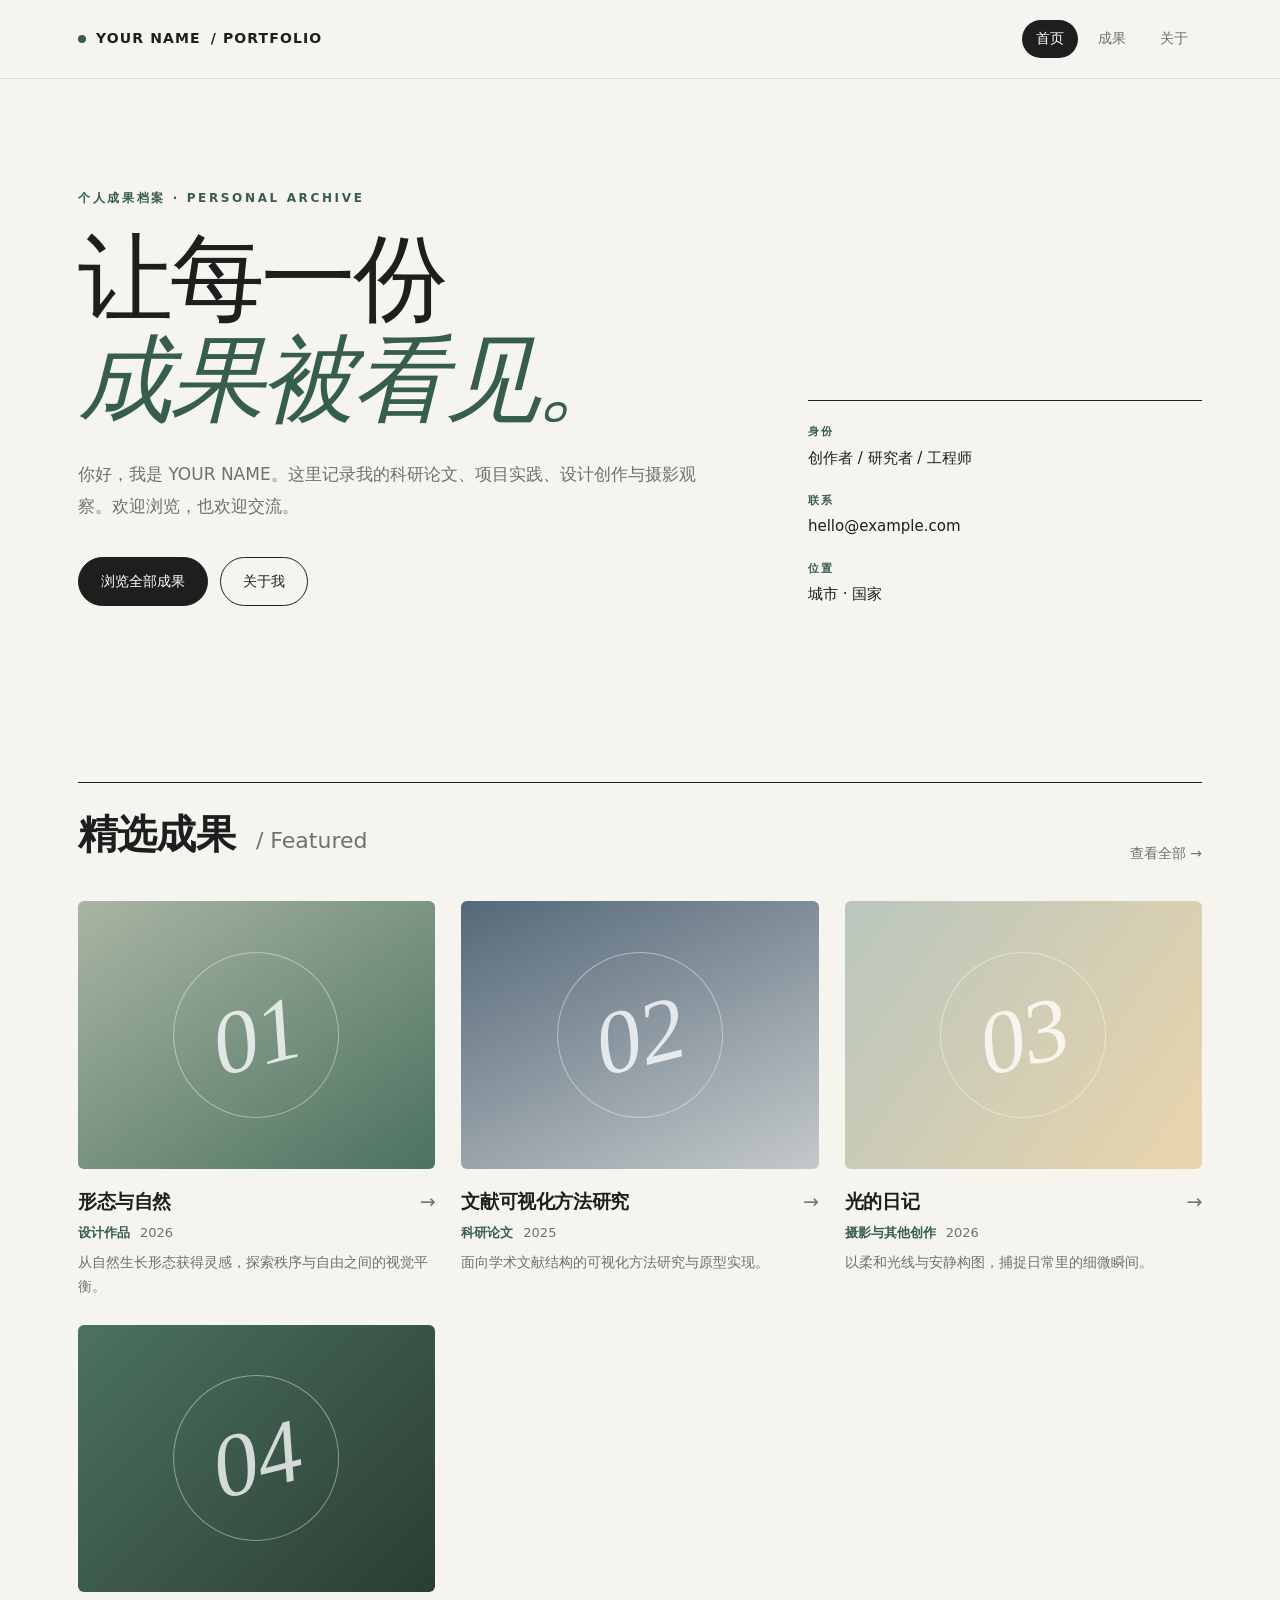
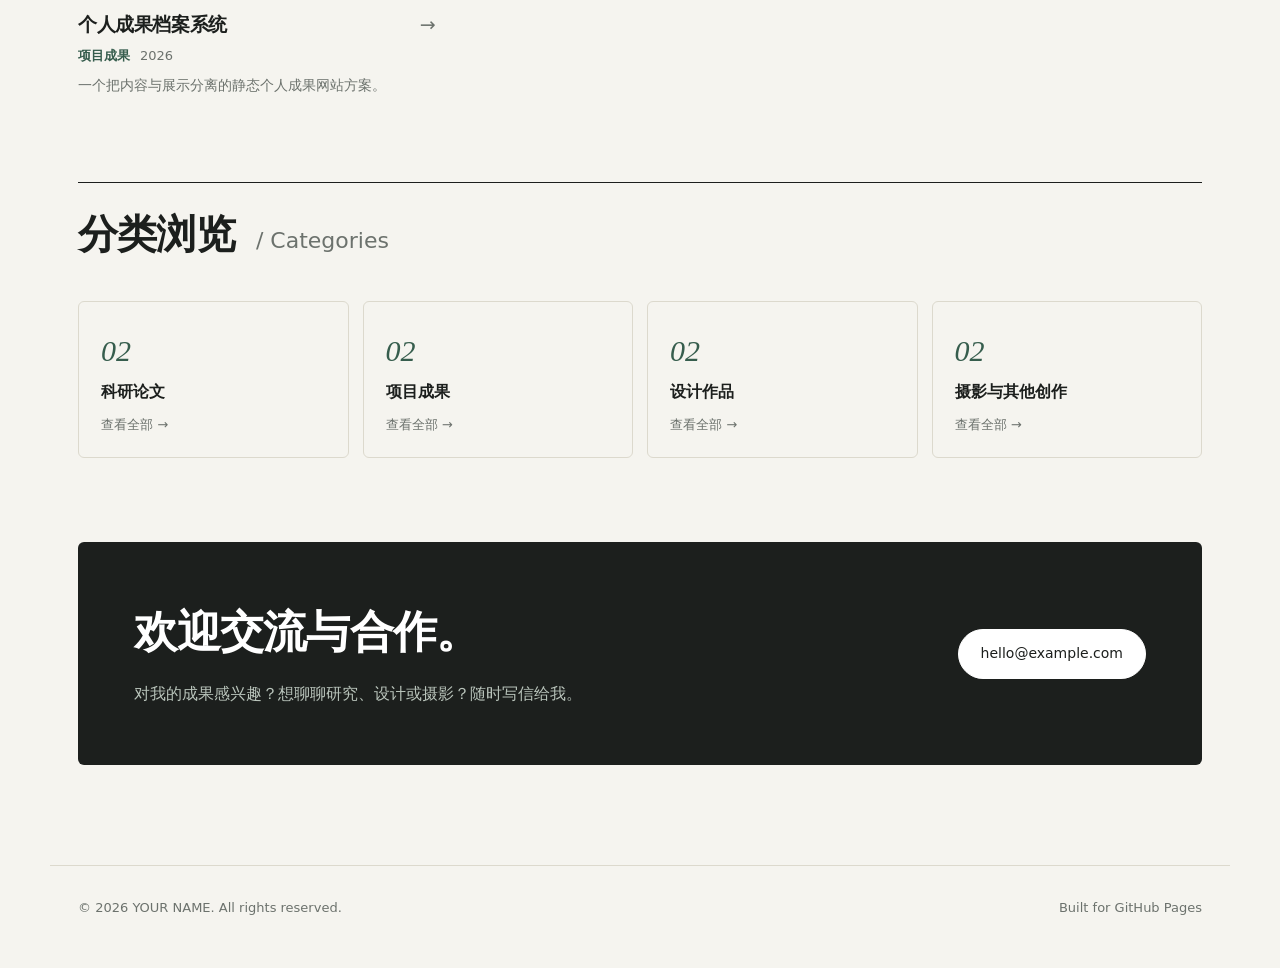
<file: index.html>
<!doctype html>
<html lang="zh-CN">
<head>
  <meta charset="UTF-8">
  <meta name="viewport" content="width=device-width, initial-scale=1">
  <meta name="description" content="个人成果与创作作品展示">
  <title>个人成果展示 · Portfolio</title>
  <link rel="stylesheet" href="assets/style.css">
</head>
<body data-page="home">
  <header class="site-header">
    <nav class="nav">
      <a class="logo" href="index.html"><span class="dot"></span><span data-bind="name">YOUR NAME</span> / PORTFOLIO</a>
      <div class="nav-links">
        <a href="index.html" data-nav="home">首页</a>
        <a href="works.html" data-nav="works">成果</a>
        <a href="about.html" data-nav="about">关于</a>
      </div>
    </nav>
  </header>

  <main>
    <section class="hero">
      <div>
        <div class="eyebrow">个人成果档案 · Personal Archive</div>
        <h1 class="hero-title"><span data-bind="tagline-top">让每一份</span><br><em data-bind="tagline-em">成果被看见。</em></h1>
        <p class="hero-intro" data-bind="intro">你好，我是 YOUR NAME。这里记录我的科研论文、项目实践、设计创作与摄影观察。</p>
        <div class="hero-cta">
          <a class="btn btn-primary" href="works.html">浏览全部成果</a>
          <a class="btn btn-ghost" href="about.html">关于我</a>
        </div>
      </div>
      <aside class="hero-side">
        <div>
          <div class="side-label">身份</div>
          <div class="side-value" data-bind="role">创作者 / 研究者 / 工程师</div>
        </div>
        <div>
          <div class="side-label">联系</div>
          <div class="side-value" data-bind="email">hello@example.com</div>
        </div>
        <div>
          <div class="side-label">位置</div>
          <div class="side-value" data-bind="location">城市 · 国家</div>
        </div>
      </aside>
    </section>

    <section class="section">
      <div class="section-head">
        <h2>精选成果 <span class="sub">/ Featured</span></h2>
        <a class="view-all" href="works.html">查看全部 →</a>
      </div>
      <div class="work-grid" id="featured-works"></div>
    </section>

    <section class="section">
      <div class="section-head">
        <h2>分类浏览 <span class="sub">/ Categories</span></h2>
      </div>
      <div class="cat-grid" id="cat-grid"></div>
    </section>

    <section class="section">
      <div class="cta-card">
        <div>
          <h2>欢迎交流与合作。</h2>
          <p>对我的成果感兴趣？想聊聊研究、设计或摄影？随时写信给我。</p>
        </div>
        <a class="btn btn-light" data-bind="email" href="mailto:hello@example.com">发送邮件 ↗</a>
      </div>
    </section>
  </main>

  <footer class="site-footer">
    <span>© <span id="year"></span> <span data-bind="name">YOUR NAME</span>. All rights reserved.</span>
    <span data-bind="footer-note">Built for GitHub Pages</span>
  </footer>

  <script src="assets/data.js"></script>
  <script src="assets/app.js"></script>
</body>
</html>
</file>
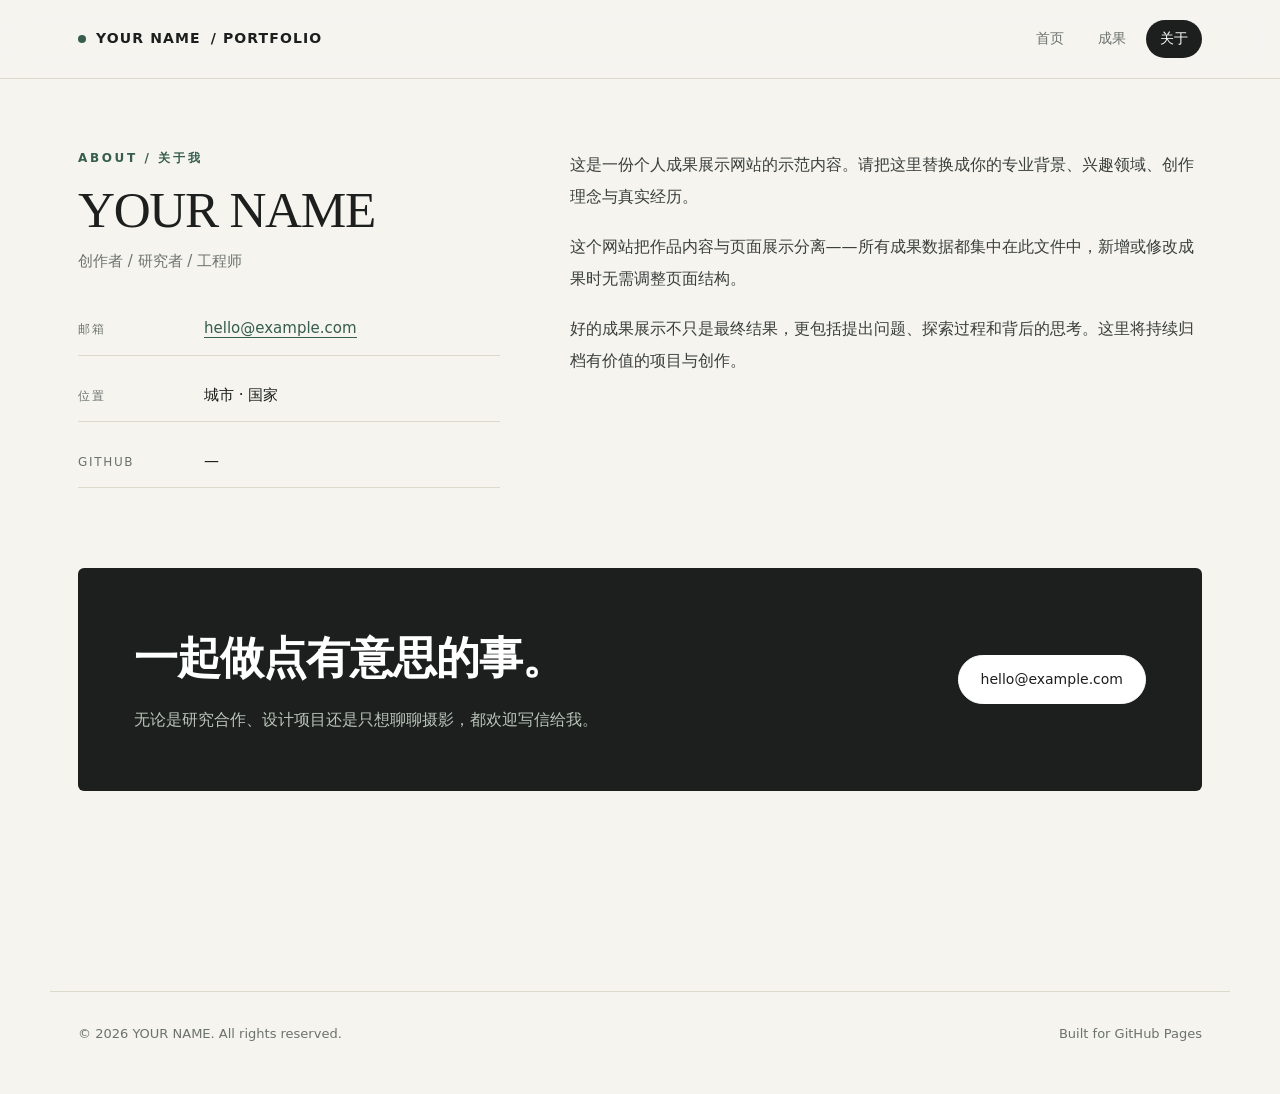
<file: about.html>
<!doctype html>
<html lang="zh-CN">
<head>
  <meta charset="UTF-8">
  <meta name="viewport" content="width=device-width, initial-scale=1">
  <meta name="description" content="关于我">
  <title>关于 · Portfolio</title>
  <link rel="stylesheet" href="assets/style.css">
</head>
<body data-page="about">
  <header class="site-header">
    <nav class="nav">
      <a class="logo" href="index.html"><span class="dot"></span><span data-bind="name">YOUR NAME</span> / PORTFOLIO</a>
      <div class="nav-links">
        <a href="index.html" data-nav="home">首页</a>
        <a href="works.html" data-nav="works">成果</a>
        <a href="about.html" data-nav="about">关于</a>
      </div>
    </nav>
  </header>

  <main>
    <section class="about-grid">
      <div>
        <div class="eyebrow">About / 关于我</div>
        <div class="about-name" data-bind="name">YOUR NAME</div>
        <div class="about-role" data-bind="role">创作者 / 研究者 / 工程师</div>
        <div class="contact-list">
          <div class="c-row">
            <div class="k">邮箱</div>
            <div><a data-bind="email" href="mailto:hello@example.com">hello@example.com</a></div>
          </div>
          <div class="c-row">
            <div class="k">位置</div>
            <div data-bind="location">城市 · 国家</div>
          </div>
          <div class="c-row">
            <div class="k">GitHub</div>
            <div id="about-github">—</div>
          </div>
        </div>
      </div>
      <div class="about-body" id="about-paragraphs"></div>
    </section>

    <section class="section" style="padding-top:0">
      <div class="contact-block">
        <div>
          <h2>一起做点有意思的事。</h2>
          <p>无论是研究合作、设计项目还是只想聊聊摄影，都欢迎写信给我。</p>
        </div>
        <a class="btn btn-light" data-bind="email" href="mailto:hello@example.com">发送邮件 ↗</a>
      </div>
    </section>
  </main>

  <footer class="site-footer">
    <span>© <span id="year"></span> <span data-bind="name">YOUR NAME</span>. All rights reserved.</span>
    <span data-bind="footer-note">Built for GitHub Pages</span>
  </footer>

  <script src="assets/data.js"></script>
  <script src="assets/app.js"></script>
</body>
</html>
</file>
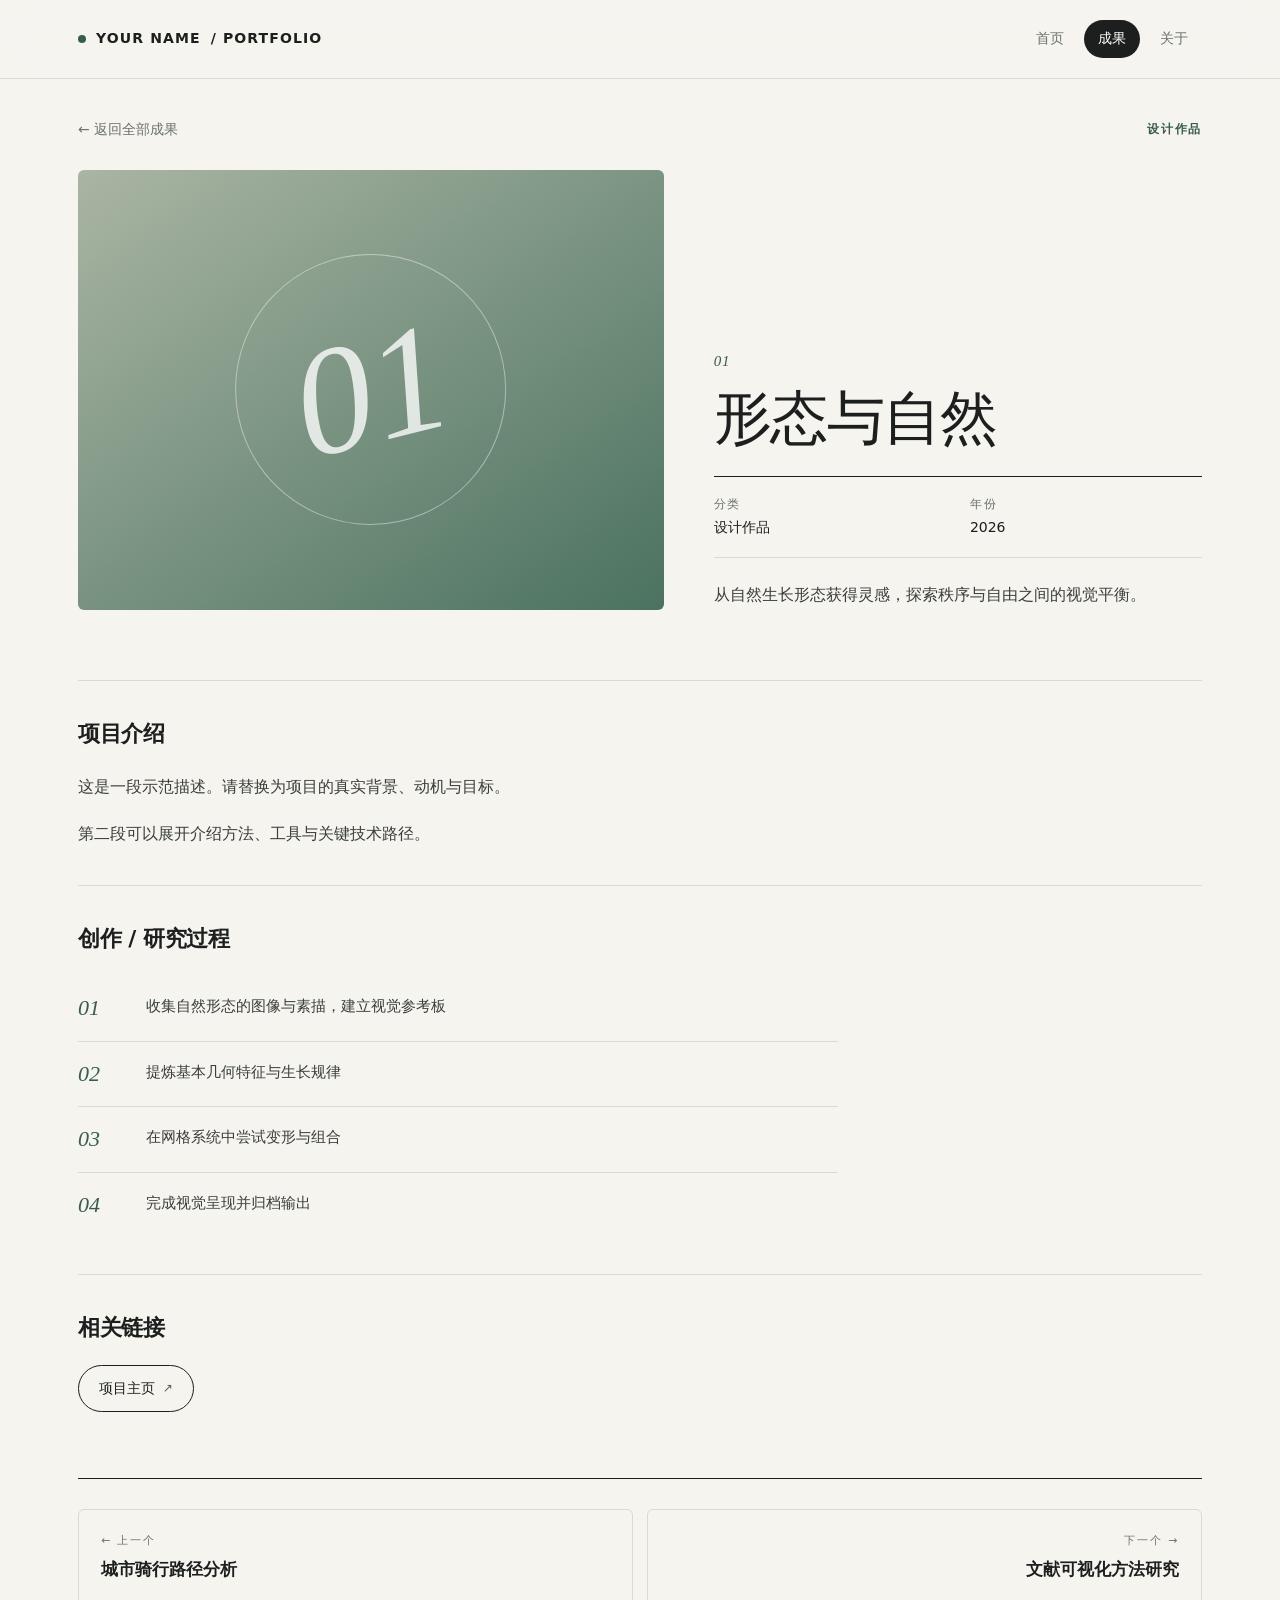
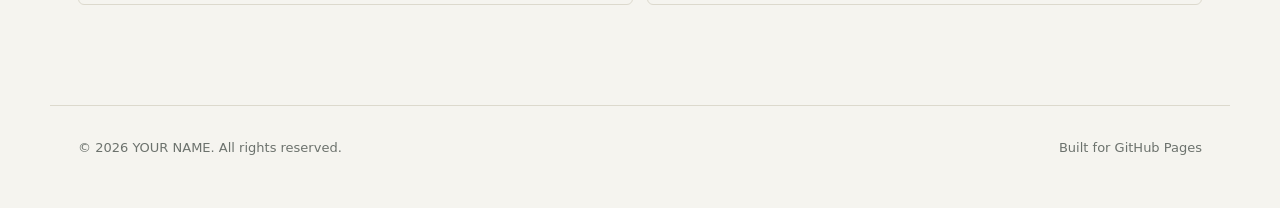
<file: work.html>
<!doctype html>
<html lang="zh-CN">
<head>
  <meta charset="UTF-8">
  <meta name="viewport" content="width=device-width, initial-scale=1">
  <meta name="description" content="成果详情">
  <title>成果详情</title>
  <link rel="stylesheet" href="assets/style.css">
</head>
<body data-page="work">
  <header class="site-header">
    <nav class="nav">
      <a class="logo" href="index.html"><span class="dot"></span><span data-bind="name">YOUR NAME</span> / PORTFOLIO</a>
      <div class="nav-links">
        <a href="index.html" data-nav="home">首页</a>
        <a href="works.html" data-nav="works">成果</a>
        <a href="about.html" data-nav="about">关于</a>
      </div>
    </nav>
  </header>

  <main>
    <div class="detail-top">
      <a class="back-link" href="works.html">← 返回全部成果</a>
      <span class="cat-badge" id="d-cat-badge"></span>
    </div>

    <div class="detail-hero">
      <div id="d-cover"></div>
      <div class="detail-info">
        <div class="num-small" id="d-num"></div>
        <h1 id="d-title"></h1>
        <div class="detail-meta">
          <div><div class="k">分类</div><div class="v" id="d-cat"></div></div>
          <div><div class="k">年份</div><div class="v" id="d-year"></div></div>
        </div>
        <p class="detail-summary" id="d-summary"></p>
      </div>
    </div>

    <div class="detail-body">
      <section>
        <h2>项目介绍</h2>
        <div class="prose" id="d-desc"></div>
      </section>
      <section>
        <h2>创作 / 研究过程</h2>
        <div id="d-process"></div>
      </section>
      <section id="d-links-section">
        <h2>相关链接</h2>
        <div id="d-links"></div>
      </section>
    </div>

    <nav class="prev-next" id="prev-next"></nav>
  </main>

  <footer class="site-footer">
    <span>© <span id="year"></span> <span data-bind="name">YOUR NAME</span>. All rights reserved.</span>
    <span data-bind="footer-note">Built for GitHub Pages</span>
  </footer>

  <script src="assets/data.js"></script>
  <script src="assets/app.js"></script>
</body>
</html>
</file>
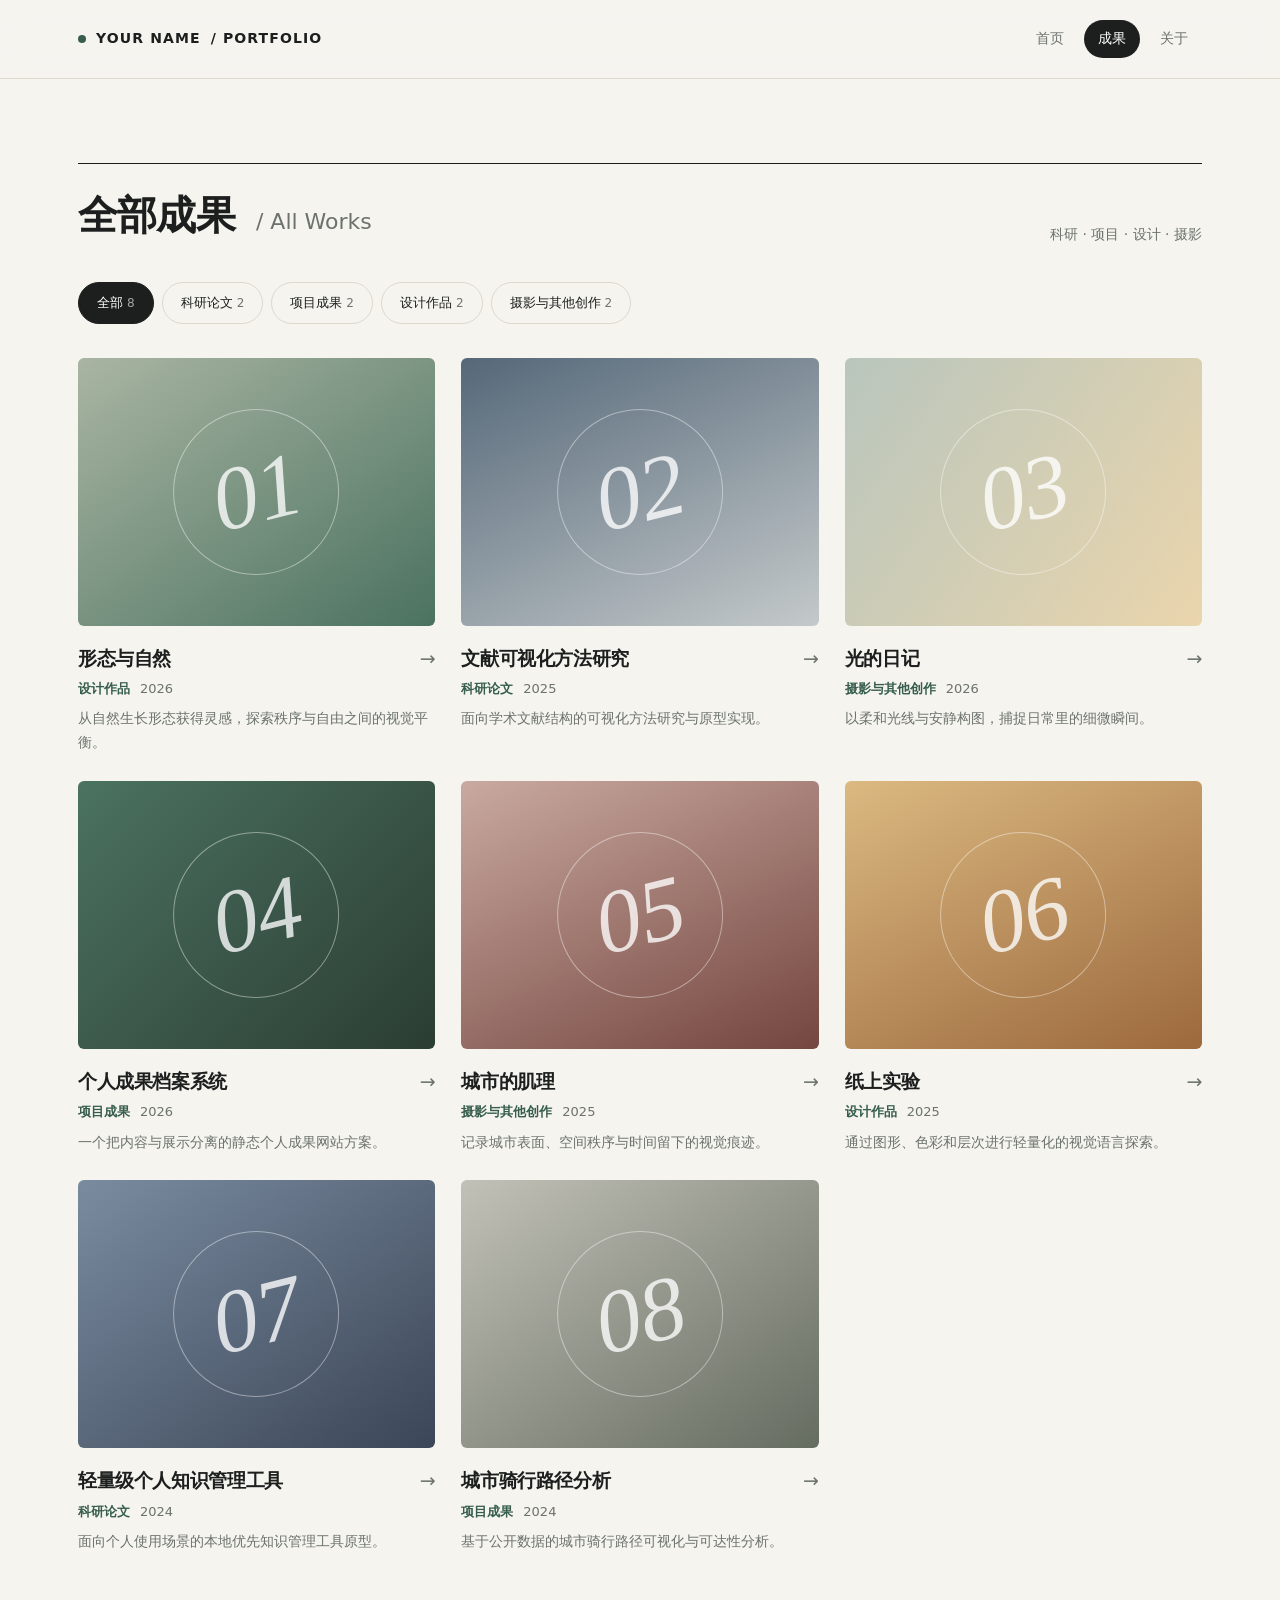
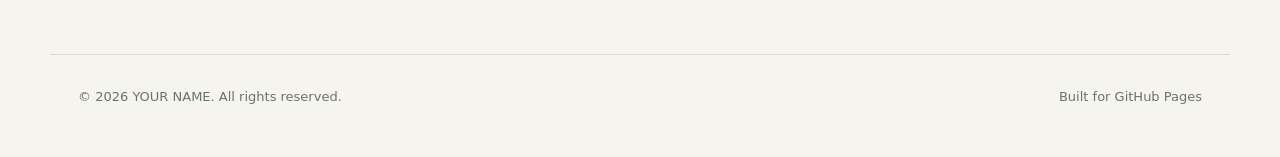
<file: works.html>
<!doctype html>
<html lang="zh-CN">
<head>
  <meta charset="UTF-8">
  <meta name="viewport" content="width=device-width, initial-scale=1">
  <meta name="description" content="全部个人成果：科研论文、项目成果、设计作品、摄影与其他创作">
  <title>全部成果 · Portfolio</title>
  <link rel="stylesheet" href="assets/style.css">
</head>
<body data-page="works">
  <header class="site-header">
    <nav class="nav">
      <a class="logo" href="index.html"><span class="dot"></span><span data-bind="name">YOUR NAME</span> / PORTFOLIO</a>
      <div class="nav-links">
        <a href="index.html" data-nav="home">首页</a>
        <a href="works.html" data-nav="works">成果</a>
        <a href="about.html" data-nav="about">关于</a>
      </div>
    </nav>
  </header>

  <main>
    <section class="section">
      <div class="section-head">
        <h2>全部成果 <span class="sub">/ All Works</span></h2>
        <span class="sub" style="font-size:14px;color:var(--muted)">科研 · 项目 · 设计 · 摄影</span>
      </div>
      <div class="filter-bar" id="filter-bar"></div>
      <div class="work-grid" id="works-grid"></div>
    </section>
  </main>

  <footer class="site-footer">
    <span>© <span id="year"></span> <span data-bind="name">YOUR NAME</span>. All rights reserved.</span>
    <span data-bind="footer-note">Built for GitHub Pages</span>
  </footer>

  <script src="assets/data.js"></script>
  <script src="assets/app.js"></script>
</body>
</html>
</file>
<file: assets/style.css>
/* ============================================================
 * 个人成果展示网站 — 全局样式
 * 设计语言：极简编辑风 / 米白底 / 墨绿点缀 / 衬线大标题
 * ============================================================ */

:root {
  --bg: #f5f4ef;
  --bg-soft: #ecebe3;
  --ink: #1c1f1d;
  --ink-soft: #3a3f3c;
  --muted: #6c726d;
  --line: #dcd9cd;
  --accent: #365d4d;
  --accent-deep: #264435;
  --radius: 6px;
  --maxw: 1180px;
  --pad: 28px;
  --sans: "Inter", "PingFang SC", "Hiragino Sans GB", "Noto Sans SC", "Microsoft YaHei", system-ui, -apple-system, sans-serif;
  --serif: "Fraunces", "Noto Serif SC", "Songti SC", "STSong", "SimSun", Georgia, serif;
}

* { box-sizing: border-box; }
html { scroll-behavior: smooth; }
body {
  margin: 0;
  font-family: var(--sans);
  background: var(--bg);
  color: var(--ink);
  -webkit-font-smoothing: antialiased;
  -moz-osx-font-smoothing: grayscale;
  line-height: 1.55;
  font-size: 16px;
}
a { color: inherit; text-decoration: none; }
img { display: block; max-width: 100%; }
button { font: inherit; cursor: pointer; }

::selection { background: var(--accent); color: #fff; }

/* ---------- 顶部导航 ---------- */
.site-header {
  position: sticky; top: 0; z-index: 50;
  background: rgba(245, 244, 239, .88);
  backdrop-filter: blur(14px);
  -webkit-backdrop-filter: blur(14px);
  border-bottom: 1px solid var(--line);
}
.nav {
  max-width: var(--maxw); margin: 0 auto; padding: 20px var(--pad);
  display: flex; align-items: center; justify-content: space-between; gap: 16px;
}
.logo {
  font-weight: 700; letter-spacing: .08em; font-size: 14px;
  display: flex; align-items: center; gap: 10px;
}
.logo .dot {
  width: 8px; height: 8px; border-radius: 50%;
  background: var(--accent); display: inline-block;
}
.nav-links { display: flex; gap: 6px; font-size: 14px; color: var(--muted); }
.nav-links a {
  padding: 8px 14px; border-radius: 999px;
  transition: color .18s ease, background .18s ease;
}
.nav-links a:hover { color: var(--ink); background: var(--bg-soft); }
.nav-links a.active { color: #fff; background: var(--ink); }

/* ---------- 通用布局 ---------- */
main { max-width: var(--maxw); margin: 0 auto; padding: 0 var(--pad); }
.section { padding: 84px 0 0; }
.section:last-of-type { padding-bottom: 100px; }

.section-head {
  display: flex; align-items: flex-end; justify-content: space-between; gap: 16px;
  border-top: 1px solid var(--ink);
  padding-top: 20px; margin-bottom: 36px;
}
h1, h2, h3 { margin: 0; font-weight: 600; letter-spacing: -.02em; }
h2 { font-size: clamp(26px, 3.4vw, 40px); }
h2 .sub {
  font-weight: 400; font-size: .55em; color: var(--muted);
  letter-spacing: 0; margin-left: 8px;
}
.section-head .view-all {
  font-size: 14px; color: var(--muted);
  border-bottom: 1px solid transparent;
  transition: color .18s, border-color .18s;
  white-space: nowrap;
}
.section-head .view-all:hover { color: var(--ink); border-color: var(--ink); }

.eyebrow {
  font-size: 12px; font-weight: 650;
  letter-spacing: .22em; text-transform: uppercase;
  color: var(--accent);
}

/* ---------- 按钮 ---------- */
.btn {
  display: inline-flex; align-items: center; gap: 8px;
  padding: 13px 22px; border-radius: 999px;
  font-size: 14px; font-weight: 500;
  border: 1px solid var(--ink);
  transition: background .18s, color .18s, transform .18s;
}
.btn:hover { transform: translateY(-1px); }
.btn-primary { background: var(--ink); color: #fff; }
.btn-primary:hover { background: var(--accent-deep); border-color: var(--accent-deep); }
.btn-ghost { background: transparent; color: var(--ink); }
.btn-ghost:hover { background: var(--ink); color: #fff; }
.btn-light { background: #fff; color: var(--ink); border-color: #fff; }
.btn-light:hover { background: var(--accent); color: #fff; border-color: var(--accent); }

/* ---------- 首页 Hero ---------- */
.hero {
  padding: 110px 0 92px;
  display: grid; grid-template-columns: 1.7fr 1fr; gap: 60px;
  align-items: end;
}
.hero-title {
  font-family: var(--serif);
  font-size: clamp(46px, 7.4vw, 96px);
  line-height: 1.06; letter-spacing: -.035em;
  margin: 22px 0 28px; font-weight: 500;
}
.hero-title em {
  font-style: italic; font-weight: 400;
  color: var(--accent);
}
.hero-intro {
  font-size: 17px; line-height: 1.9; color: var(--muted);
  max-width: 620px; margin: 0 0 34px;
}
.hero-cta { display: flex; gap: 12px; flex-wrap: wrap; }

.hero-side {
  border-top: 1px solid var(--ink); padding-top: 22px;
  display: flex; flex-direction: column; gap: 22px;
  font-size: 14px; color: var(--muted);
}
.hero-side .side-label {
  font-size: 11px; letter-spacing: .18em; text-transform: uppercase;
  color: var(--accent); margin-bottom: 6px; font-weight: 650;
}
.hero-side .side-value { color: var(--ink); font-size: 15px; }

/* ---------- 分类入口 ---------- */
.cat-grid {
  display: grid; grid-template-columns: repeat(4, 1fr); gap: 14px;
}
.cat-card {
  border: 1px solid var(--line); border-radius: var(--radius);
  padding: 26px 22px 22px;
  display: flex; flex-direction: column; gap: 6px;
  background: transparent;
  transition: background .2s, border-color .2s, transform .2s;
}
.cat-card:hover {
  background: #fff; border-color: var(--ink);
  transform: translateY(-2px);
}
.cat-card .cat-num {
  font-family: var(--serif); font-style: italic;
  font-size: 30px; color: var(--accent);
}
.cat-card .cat-name { font-size: 16px; font-weight: 600; }
.cat-card .cat-count { font-size: 13px; color: var(--muted); margin-top: 4px; }

/* ---------- 作品卡片 ---------- */
.work-grid {
  display: grid; grid-template-columns: repeat(3, 1fr); gap: 26px;
}
.work-grid.two-col { grid-template-columns: repeat(2, 1fr); }

.work-card { min-width: 0; display: block; }
.work-card .cover {
  aspect-ratio: 4 / 3;
  border-radius: var(--radius);
  position: relative; overflow: hidden;
  display: flex; align-items: center; justify-content: center;
  transition: transform .25s ease;
}
.work-card:hover .cover { transform: translateY(-3px); }
.work-card .cover::before {
  content: ""; position: absolute;
  width: 46%; aspect-ratio: 1;
  border: 1px solid rgba(255,255,255,.42);
  border-radius: 50%;
  transform: rotate(22deg);
  pointer-events: none;
}
.work-card .cover .num {
  font-family: var(--serif); font-style: italic;
  font-size: clamp(56px, 7vw, 96px);
  color: rgba(255,255,255,.78);
  transform: rotate(-14deg);
  line-height: 1;
}
.work-card .cover.has-image::before { display: none; }
.work-card .cover.has-image .num { display: none; }
.work-card .cover img {
  width: 100%; height: 100%; object-fit: cover;
}
.work-card h3 {
  font-size: 19px; margin: 18px 0 6px;
  display: flex; align-items: baseline; justify-content: space-between; gap: 10px;
}
.work-card h3 .arrow {
  color: var(--muted); font-weight: 400;
  transition: transform .2s, color .2s;
}
.work-card:hover h3 .arrow { transform: translateX(4px); color: var(--accent); }
.work-card .meta {
  font-size: 13px; color: var(--muted); margin: 0 0 8px;
  display: flex; gap: 10px; align-items: center;
}
.work-card .meta .tag {
  color: var(--accent); font-weight: 600;
}
.work-card .summary {
  font-size: 14px; color: var(--muted); line-height: 1.7; margin: 0;
}

/* ---------- 筛选 ---------- */
.filter-bar {
  display: flex; gap: 8px; flex-wrap: wrap; margin-bottom: 34px;
}
.filter-bar button {
  border: 1px solid var(--line); border-radius: 999px;
  padding: 10px 18px; background: transparent;
  font-size: 13px; color: var(--ink);
  transition: background .18s, color .18s, border-color .18s;
}
.filter-bar button:hover { border-color: var(--ink); }
.filter-bar button.active { background: var(--ink); color: #fff; border-color: var(--ink); }
.filter-bar .count { opacity: .6; margin-left: 4px; font-size: 12px; }

/* ---------- 详情页 ---------- */
.detail-top {
  display: flex; align-items: center; justify-content: space-between;
  padding: 40px 0 30px; gap: 16px;
}
.back-link {
  font-size: 14px; color: var(--muted);
  display: inline-flex; align-items: center; gap: 6px;
  transition: color .18s;
}
.back-link:hover { color: var(--ink); }
.detail-top .cat-badge {
  font-size: 12px; letter-spacing: .14em;
  color: var(--accent); font-weight: 650; text-transform: uppercase;
}

.detail-hero {
  display: grid; grid-template-columns: 1.2fr 1fr; gap: 50px;
  align-items: end; padding-bottom: 60px;
}
.detail-cover {
  aspect-ratio: 4 / 3; border-radius: var(--radius);
  position: relative; overflow: hidden;
  display: flex; align-items: center; justify-content: center;
}
.detail-cover::before {
  content: ""; position: absolute;
  width: 46%; aspect-ratio: 1;
  border: 1px solid rgba(255,255,255,.42);
  border-radius: 50%; transform: rotate(22deg);
}
.detail-cover .num {
  font-family: var(--serif); font-style: italic;
  font-size: clamp(90px, 12vw, 180px);
  color: rgba(255,255,255,.78); transform: rotate(-14deg);
}
.detail-cover.has-image::before { display: none; }
.detail-cover.has-image .num { display: none; }
.detail-cover img { width: 100%; height: 100%; object-fit: cover; }

.detail-info .num-small {
  font-family: var(--serif); font-style: italic;
  font-size: 15px; color: var(--accent); letter-spacing: .04em;
}
.detail-info h1 {
  font-family: var(--serif); font-weight: 500;
  font-size: clamp(34px, 4.6vw, 58px);
  line-height: 1.12; letter-spacing: -.025em;
  margin: 14px 0 24px;
}
.detail-meta {
  display: grid; grid-template-columns: repeat(2, 1fr); gap: 14px 24px;
  border-top: 1px solid var(--ink); border-bottom: 1px solid var(--line);
  padding: 18px 0; margin-bottom: 22px;
  font-size: 14px;
}
.detail-meta .k { color: var(--muted); font-size: 12px; letter-spacing: .14em; text-transform: uppercase; margin-bottom: 4px; }
.detail-meta .v { color: var(--ink); }
.detail-summary { font-size: 16px; line-height: 1.85; color: var(--ink-soft); margin: 0; }

.detail-body { padding: 10px 0 30px; }
.detail-body section { padding: 36px 0; border-top: 1px solid var(--line); }
.detail-body h2 { font-size: 22px; margin-bottom: 20px; }
.detail-body .prose p {
  font-size: 16px; line-height: 1.95; color: var(--ink-soft);
  margin: 0 0 16px; max-width: 760px;
}
.detail-body .prose p:last-child { margin-bottom: 0; }

.process-list {
  list-style: none; margin: 0; padding: 0;
  display: flex; flex-direction: column;
  max-width: 760px;
}
.process-list li {
  display: grid; grid-template-columns: 50px 1fr; gap: 18px;
  padding: 18px 0; border-bottom: 1px solid var(--line);
  font-size: 15px; line-height: 1.7; color: var(--ink-soft);
}
.process-list li:last-child { border-bottom: 0; }
.process-list .step-num {
  font-family: var(--serif); font-style: italic;
  color: var(--accent); font-size: 22px; line-height: 1.3;
}

.link-list { display: flex; flex-wrap: wrap; gap: 10px; }
.link-pill {
  display: inline-flex; align-items: center; gap: 8px;
  padding: 12px 20px; border-radius: 999px;
  border: 1px solid var(--ink); font-size: 14px;
  transition: background .18s, color .18s;
}
.link-pill:hover { background: var(--ink); color: #fff; }
.link-pill .ext { font-size: 12px; opacity: .7; }

.prev-next {
  display: grid; grid-template-columns: 1fr 1fr; gap: 14px;
  border-top: 1px solid var(--ink);
  padding: 30px 0 100px;
}
.prev-next a {
  border: 1px solid var(--line); border-radius: var(--radius);
  padding: 22px; display: flex; flex-direction: column; gap: 6px;
  transition: border-color .18s, background .18s;
}
.prev-next a:hover { border-color: var(--ink); background: #fff; }
.prev-next .pn-label {
  font-size: 11px; letter-spacing: .16em; text-transform: uppercase;
  color: var(--muted);
}
.prev-next .pn-title { font-size: 17px; font-weight: 600; }
.prev-next a.next { text-align: right; }

/* ---------- 关于页 ---------- */
.about-grid {
  display: grid; grid-template-columns: 1fr 1.5fr; gap: 70px;
  padding: 70px 0 80px;
}
.about-grid .eyebrow { margin-bottom: 14px; }
.about-grid .about-name {
  font-family: var(--serif); font-weight: 500;
  font-size: clamp(34px, 4vw, 52px);
  letter-spacing: -.025em; line-height: 1.15;
}
.about-grid .about-role { color: var(--muted); margin-top: 10px; font-size: 15px; }
.about-grid .about-body p {
  font-size: 16px; line-height: 2; color: var(--ink-soft);
  margin: 0 0 18px;
}
.about-grid .about-body p:last-child { margin-bottom: 0; }

.contact-block {
  background: var(--ink); color: #fff;
  border-radius: var(--radius);
  padding: 56px;
  display: flex; align-items: center; justify-content: space-between;
  gap: 30px; margin-bottom: 100px;
}
.contact-block h2 { font-size: clamp(28px, 3.6vw, 44px); letter-spacing: -.02em; }
.contact-block p { color: #b9c4bb; margin: 14px 0 0; line-height: 1.8; }

.contact-list { margin-top: 30px; display: flex; flex-direction: column; gap: 14px; }
.contact-list .c-row {
  display: grid; grid-template-columns: 110px 1fr; gap: 16px;
  font-size: 15px; padding: 14px 0; border-bottom: 1px solid var(--line);
}
.contact-list .c-row .k { color: var(--muted); font-size: 12px; letter-spacing: .14em; text-transform: uppercase; padding-top: 3px; }
.contact-list .c-row a { border-bottom: 1px solid var(--accent); color: var(--accent); }
.contact-list .c-row a:hover { color: var(--accent-deep); border-color: var(--accent-deep); }

/* ---------- CTA 卡（首页底部） ---------- */
.cta-card {
  background: var(--ink); color: #fff;
  border-radius: var(--radius);
  padding: 56px;
  display: flex; align-items: center; justify-content: space-between;
  gap: 30px;
}
.cta-card h2 { font-size: clamp(28px, 3.6vw, 44px); letter-spacing: -.02em; }
.cta-card p { color: #b9c4bb; margin: 14px 0 0; line-height: 1.8; max-width: 480px; }

/* ---------- 页脚 ---------- */
.site-footer {
  border-top: 1px solid var(--line);
  max-width: var(--maxw); margin: 0 auto;
  padding: 32px var(--pad) 50px;
  display: flex; align-items: center; justify-content: space-between;
  gap: 18px; color: var(--muted); font-size: 13px;
}

/* ---------- 空状态 ---------- */
.empty {
  padding: 60px 0; text-align: center; color: var(--muted);
  border: 1px dashed var(--line); border-radius: var(--radius);
  grid-column: 1 / -1;
}

/* ---------- 响应式 ---------- */
@media (max-width: 900px) {
  .cat-grid { grid-template-columns: repeat(2, 1fr); }
  .work-grid { grid-template-columns: repeat(2, 1fr); gap: 20px; }
  .detail-hero { grid-template-columns: 1fr; gap: 36px; }
  .about-grid { grid-template-columns: 1fr; gap: 36px; padding: 50px 0 60px; }
}
@media (max-width: 640px) {
  :root { --pad: 20px; }
  .nav { padding: 16px var(--pad); }
  .nav-links { gap: 2px; font-size: 13px; }
  .nav-links a { padding: 7px 10px; }
  .hero { grid-template-columns: 1fr; padding: 70px 0 60px; gap: 32px; }
  .hero-cta .btn { padding: 12px 18px; font-size: 13px; }
  .work-grid, .work-grid.two-col { grid-template-columns: 1fr; }
  .cat-grid { grid-template-columns: 1fr; }
  .section { padding: 60px 0 0; }
  .section:last-of-type { padding-bottom: 70px; }
  .cta-card, .contact-block {
    flex-direction: column; align-items: flex-start;
    padding: 36px 28px;
  }
  .detail-meta { grid-template-columns: 1fr; }
  .prev-next { grid-template-columns: 1fr; }
  .prev-next a.next { text-align: left; }
  .site-footer { flex-direction: column; align-items: flex-start; gap: 8px; }
}
</file>
